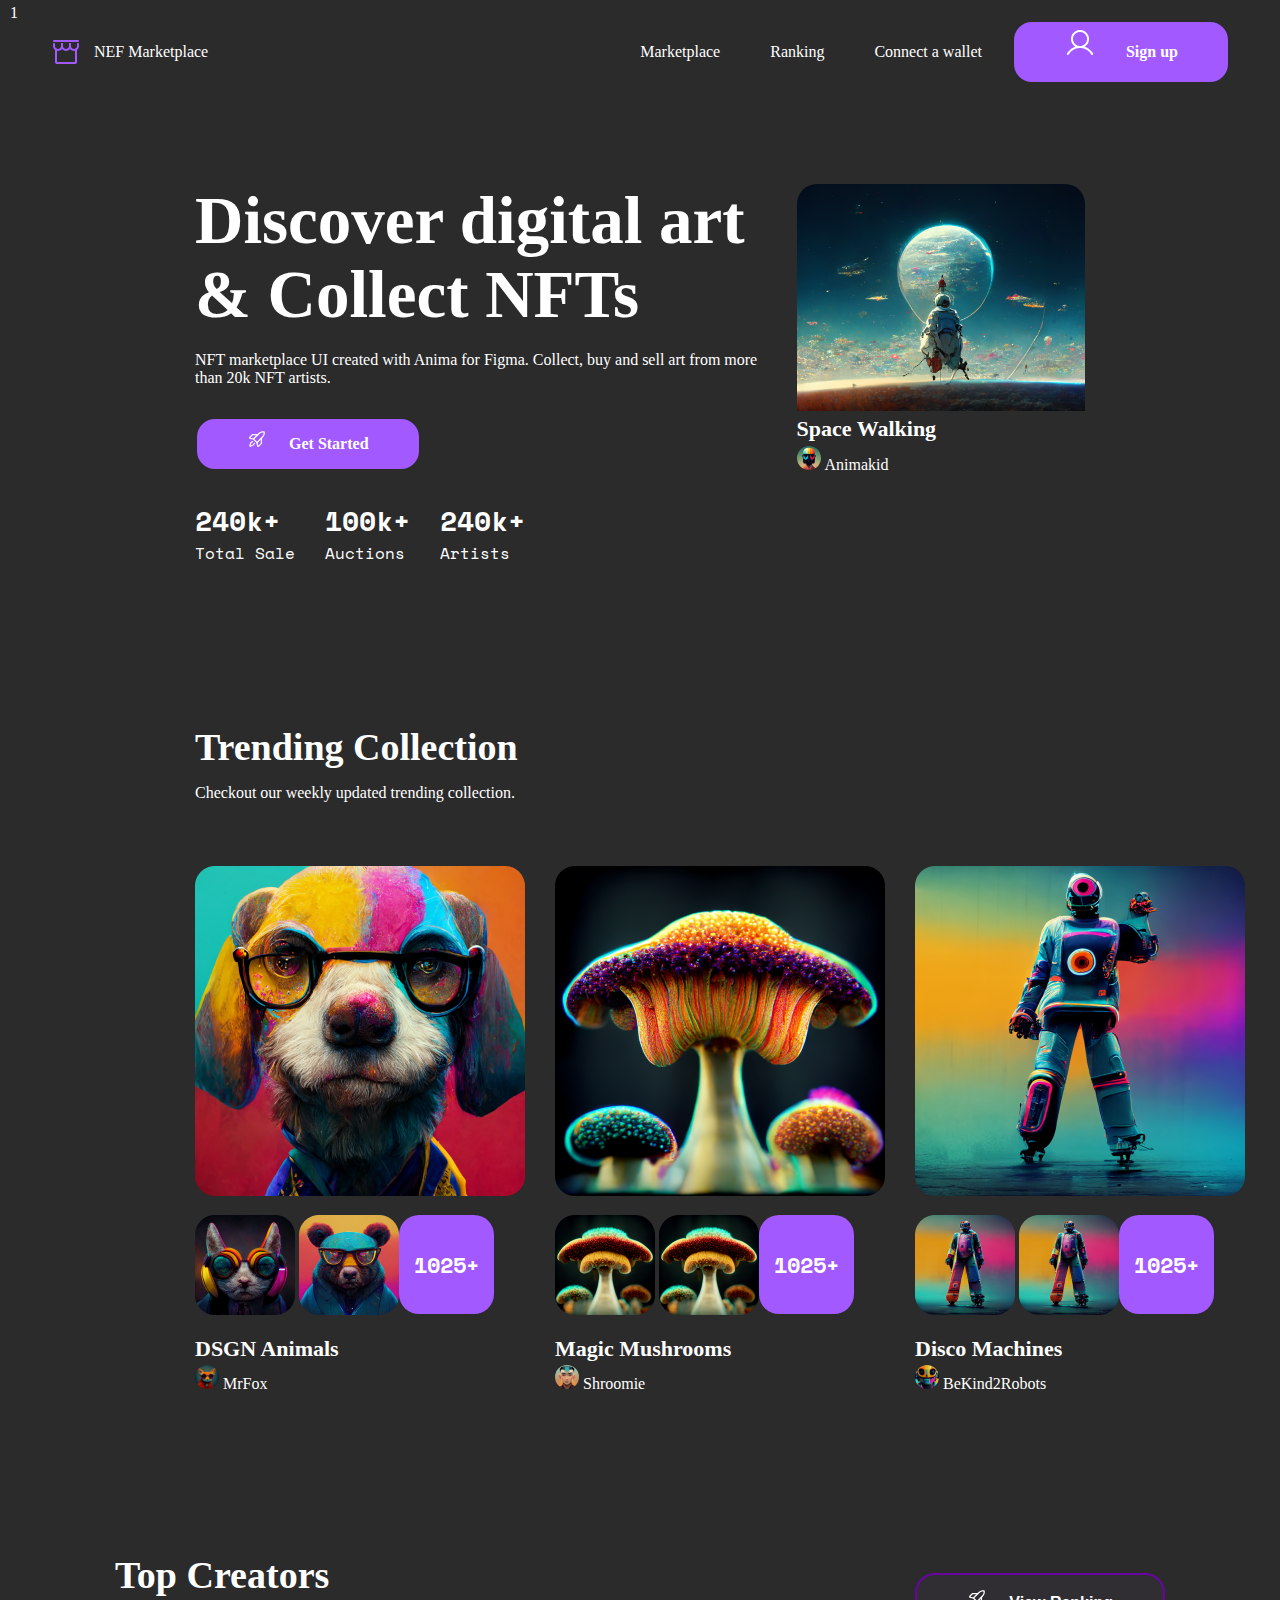
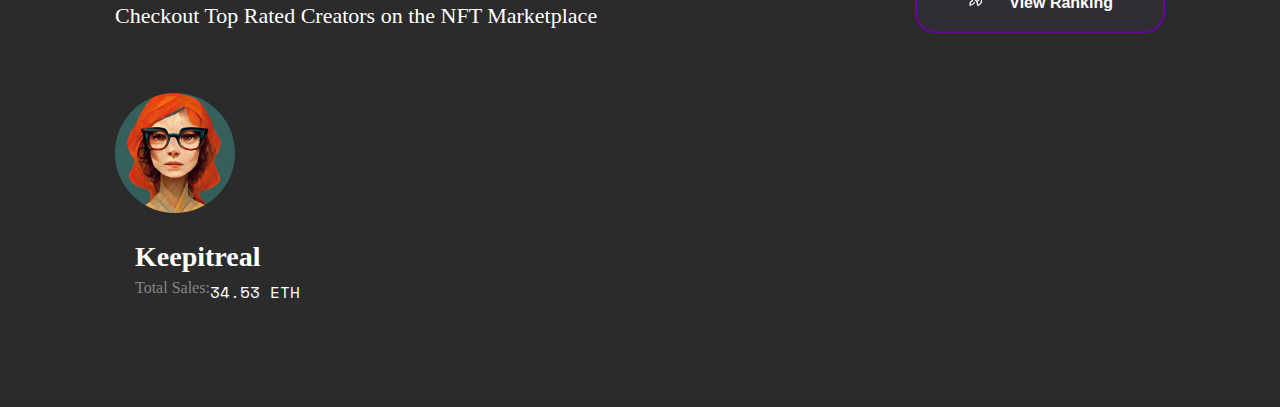
<file: pages/index.html>
<!DOCTYPE html>
<html lang="en">
<head>
    <meta charset="UTF-8">
    <meta name="viewport" content="width=device-width, initial-scale=1.0">
    <title>Document</title>
    <link rel="stylesheet" href="./../Assets/CSS/component.css">
    <link rel="stylesheet" href="./../Assets/CSS/lib/style.css">
</head>
<body>
    <div class="container-wrapper">
       <header>
        <div class="logo-wrapper">
            <img src="./../Assets/image/logo/Storefront.svg">
            <span>NEF Marketplace</span>
        </div>
        <div class="nav-wrapper">
            <nav>
                <a href="#">Marketplace</a>
                <a href="#">Ranking</a>
                <a href="#">Connect a wallet</a>
            </nav>
                <div class="nav-button">
                    <a href="#" class="button button-primary button-icon button-user">Sign up</a>
                </div>
        </div>
       </header>
      <section class="hero-banner">
        <div class="hero-banner-detail">
            <div class="hero-banner-heading">
                <h1>Discover digital art & Collect NFTs</h1>
                <p>
                    NFT marketplace UI created with Anima for Figma. Collect, buy and sell art from more than 20k NFT artists.
                </p>
            </div>
            <div class="button-wrapper">
                <a href="#" class="button button-primary button-md button-rocket">Get Started</a>
            </div>
            <div class="progress">
                <div class="progress-sigle">
                    <h4>240k+</h4>
                    <span>Total Sale</span>
                </div>
                <div class="progress-sigle">
                    <h4>100k+</h4>
                    <span>Auctions</span>
                </div>
                <div class="progress-sigle">
                    <h4>240k+</h4>
                    <span>Artists</span>
                </div>
            </div>
        </div>
            <div class="hero-banner-card">
                <img src="./../Assets/image/upload/Image Placeholder.png">
                <div class="card-details">
                    <h5>Space Walking</h5>
                    <div class="avatar-detail">
                        <img src="./../Assets/image/upload/Asset 12 2.png">
                        <span>Animakid</span>
                    </div>
                </div>
            </div>
      </section>

      <section class="trending-collection-wrapper">
        <div class="trending-collection-heading">
            <h3>Trending Collection</h3>
            <p>Checkout our weekly updated trending collection.</p>
        </div>
        <div class="trending-collection-card-wrapper">
            <div class="trending-collection-card-wrapper-detail">
                <div class="trending-collection-card">
                    <img src="./../Assets/image/upload/Primary Photo Placeholder.png">
                </div>
                <div class="trending-collection-card-image">
                    <img src="./../Assets/image/upload/Secondary Photo Placeholder (2).png">
                    <img src="./../Assets/image/upload/Secondary Photo Placeholder.png">
                    <span class="trending-collection-more-images">1025+</span>
                </div>
                <div class="trending-collection-card-avatar">
                    <h1>DSGN Animals</h1>
                    <div class="trending-collection-card-avatar-detail">
                        <img src="./../Assets/image/logo/Asset 12 2 (1).svg">
                        <span>MrFox</span>
                    </div>
                </div>
            </div>
            <div class="trending-collection-card-wrapper-detail">
                <div class="trending-collection-card">
                    <img src="./../Assets/image/upload/Primary Photo Placeholder (1).png">
                </div>
                <div class="trending-collection-card-image">
                    <img src="./../Assets/image/upload/Secondary Photo Placeholder (3).png">
                    <img src="./../Assets/image/upload/Secondary Photo Placeholder (4).png">
                    <span class="trending-collection-more-images">1025+</span>
                    
                </div>
                <div class="trending-collection-card-avatar">
                    <h1>Magic Mushrooms</h1>
                    <div class="trending-collection-card-avatar-detail">
                        <img src="./../Assets/image/logo/Asset 12 2.svg">
                        <span>Shroomie</span>
                    </div>
                </div>
            </div>
            <div class="trending-collection-card-wrapper-detail">
                <div class="trending-collection-card">
                    <img src="./../Assets/image/upload/Primary Photo Placeholder (2).png">
                </div>
                <div class="trending-collection-card-image">
                    <img src="./../Assets/image/upload/Secondary Photo Placeholder (5).png">
                    <img src="./../Assets/image/upload/Secondary Photo Placeholder (6).png">
                    <span class="trending-collection-more-images">1025+</span>
                </div>
                <div class="trending-collection-card-avatar">
                    <h1>Disco Machines</h1>
                    <div class="trending-collection-card-avatar-detail">
                        <img src="./../Assets/image/logo/Avatar.svg">
                        <span>BeKind2Robots</span>
                    </div>
                </div>
        </div>
      </section>

<div class="Top-Rated-Artists">
    <div class="Section-Headline-Detail">
        <div class="Section-Headline">
            <h1>Top Creators</h1>
            <p>Checkout Top Rated Creators on the NFT Marketplace</p>
        </div>
            <button class="button button-primary button-icon button-outline button-rocket">View Ranking</button>
    </div>
    <div class="Artist-Cards-Grid">
        <div class="Artist-Cards-Row">
            <div class="Artist-Cards">
                <div class="Artist-Avatar">
                    <img src="./../Assets/image/Avatar/Avatar (1).png">
                </div>
                    <div class="Artist-information">
                        <h4>Keepitreal</h4>
                        <div class="Additional-information">
                            <h4>Total Sales: </h4> 
                            <span> 34.53 ETH</span>
                        </div>
                    </div>
                    <div class="Ranking">
                        1
                    </div>
            </div>
        </div>
    </div>
</div>



      <!-- <div class="Section-header">
        <div class="Section-header-details">
            <h3>Top Creators</h3>
            <p>Checkout Top Rated Creators on the NFT Marketplace</p>
            <button class="button buttton-primary button-icon button-rocket button-outline">
                View Ranking
            </button>
        </div>
        <div class="Artist-Card-Collection">
            <div class="Artist-card-row">
                <div class="Artist-card">
                    <img src="./../Assets/image/Avatar/Avatar (1).png">
                    <h1>Keepitreal</h1>
                    <span>Total Sales: 34.53 ETH</span>
                </div>
            </div>
        </div>
      </div> -->
</body>
</html>
</file>
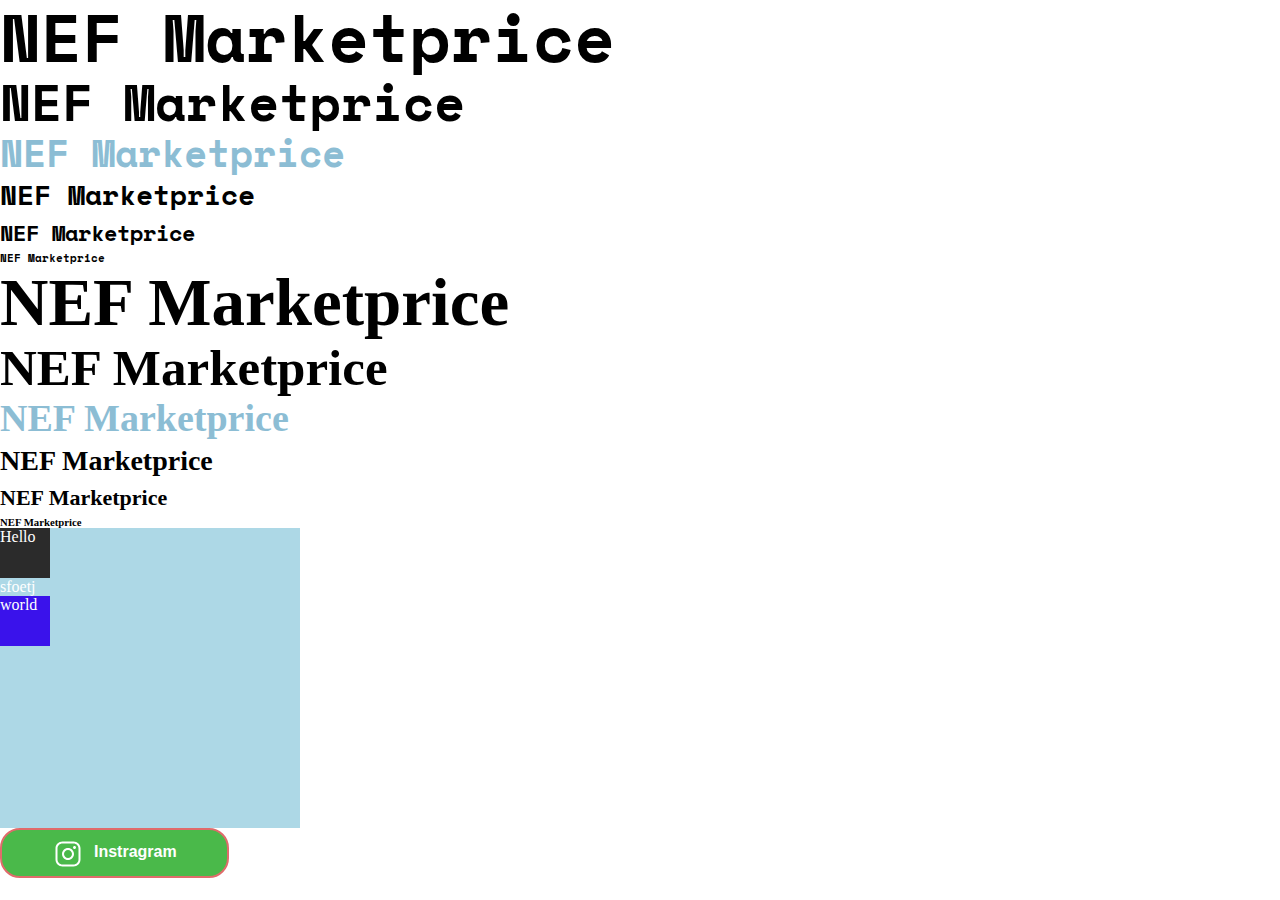
<file: pages/reference.html>
<!DOCTYPE html>
<html lang="en">
<head>
    <meta charset="UTF-8">
    <meta name="viewport" content="width=device-width, initial-scale=1.0">
    <title>Document</title>
    <link rel="stylesheet" href="./../Assets/CSS/component.css">
</head>
<body>
    
    <h1 class="primary-font">NEF Marketprice</h1>
    <h2 class="primary-font">NEF Marketprice</h2>
    <h3 class="primary-font">NEF Marketprice</h3>
    <h4 class="primary-font">NEF Marketprice</h4>
    <h5 class="primary-font">NEF Marketprice</h5>
    <h6 class="primary-font">NEF Marketprice</h6>
    <h1>NEF Marketprice</h1>
    <h2>NEF Marketprice</h2>
    <h3>NEF Marketprice</h3>
    <h4>NEF Marketprice</h4>
    <h5>NEF Marketprice</h5>
    <h6>NEF Marketprice</h6>
    <div class="box">sfoetj</div>

    <button class="button button-primary button-success button-md button-rocket button-user button-instragram">Instragram</button>
</body>
</html>
</file>
<file: Assets/CSS/component.css>
@import url('https://fonts.googleapis.com/css2?family=Bai+Jamjuree:wght@400;500;600;700&family=Space+Mono&family=Work+Sans:wght@800&display=swap');

:root {
    --primary-color: #A259FF;
    --secondary-color: #2B2B2B;
}
*,html,body{
    padding: 0;
    margin: 0;
    font-family: "Work Sans"sans-serif;
}
h1,h2,h3,h4,h5,h6,p,span,table,td,tr,ol,ul,li {
    padding: 0;
    margin: 0;
}
.primary-font {
    font-family: "Space Mono", monospace;
}
h1,h2,h3,h4,h5 {
    /* font-style: normal; */
    font-weight: 700;
}
h1 {
    font-size: 67px;
    line-height: 110%;
}
h2 {
    font-size: 51px;
    line-height: 110%;
}
h3 {
    font-size: 38px;
    line-height: 120%;
    color: #8cbdd4;
}
h4 {
    font-size: 28px;
    line-height: 140%;
}
h5 {
    font-size: 22px;
    line-height: 160%;
}
p,span,label {
    font-size: 16px;
    font-weight: 400;
}
.button {
    display: inline-flex;
    height: 60px;
    padding: 0px 50px;
    justify-content: center;
    align-items: center;
    gap: 12px;
    flex-shrink: 0;
    border-radius: 20px;
    /* border: 2px solid #000; */
    font-size: 16px;
    font-style: normal;
    font-weight: 600;
    line-height: 140%;
}
.button-primary {
    color: white;
    background: var(--primary-color);
    border: 2px solid var(--secondary-color);
}
.button-danger {
    color: #fff;
    background: #e0b6b6;
    border: 2px solid #e06b6b;
}
.button-success {
    color: #fff;
    background: #4ab94a;
    border: 2px solid #e06b6b;
}
.button-outline {
    color: #fff;
    background: #3a313d6b;
    border: 2px solid #6805a1;
}
.button-danger {
    color: #fff;
    background: #e70fdc;
    border: 2px solid #8cbdd4;
}
.button-lg {
    height: 72px;
    font-size: 22px;
}
.button-sm {
    height: 46px;
}
.button-md {
    height: 50px;
}
.button-icon::before {
    content: '';
    display: flex;
    width: 50px;
    height: 50px;
    justify-content:center ;
    align-items: center;
    background-repeat: no-repeat;
}
.button-rocket::before {
    content: '';
    display: flex;
    width: 30px;
    height: 30px;
    background-repeat: no-repeat;
    background-image: url(./../image/icon/RocketLaunch.png);
}
.box {
    color: white;
    width: 300px;
    height: 300px;
    background: lightblue;
}
.box::before {
    content: 'Hello';
    display: block;
    width: 50px;
    height: 50px;
    background-repeat: no-repeat;
    background: #2B2B2B;
} 
.box::after {
    
    content: 'world';
    display: block;
    width: 50px;
    height: 50px;
    background: #3a12eb;
}
.button-rocket::before {
    background-image: url(./../image/icon/RocketLaunch.svg);
}
.button-envelope::before {
    background-image: url(./../image/icon/EnvelopeSimple.svg);
}
.button-user::before {
    background-image: url(./../image/icon/User.png);
}
.buttton-eye::before{
    background-image: url(./../image/icon/Button.svg);
}
.button-instragram::before {
    background-image: url(./../image/icon/InstagramLogo.svg);
}
section {
    padding: 20px;
}
</file>
<file: Assets/CSS/lib/style.css>
.container-wrapper {
    background: #2B2B2B;
    color: white;
}
a {
    text-decoration: none;
    color: white;
}
header {
    padding: 20px 50px;
    display: flex;
    justify-content: space-between;
}
.logo-wrapper {
    display: flex;
    gap: 12px;
    align-items: center;
}
.logo-wrapper span {
    display: flex;
    gap: 12px;
    align-items: center;
}
.nav-wrapper {
    display: flex;
    gap: 10px;
    align-items: center;
}
nav {
    display: flex;
    gap: 10px;
}
nav a {
    display: flex;
    padding: 20px;
    align-items: center;
}
/* front page */
.hero-banner {
    display: flex;
    gap: 30px;
    padding: 80px 195px;
}
.hero-banner .hero-banner-detail {
    display: flex;
    gap: 30px;
    flex-direction: column;
}
.hero-banner .hero-banner-detail .hero-banner-heading h1 {
    margin-bottom: 20px;
}
.progress {
    display: flex;
    align-items: flex-start;
    gap: 30px;
    font-family: Space Mono;
}
.progress .progress-single {
    display: flex;
    gap: 30px;
}
.hero-banner-card {
    border-radius: 20px;
    display: flex;
    flex-direction: column;
    overflow: hidden;
}
.hero-banner-card .card-detail {
    display: flex;
    flex-direction: column;
    padding: 20px;
    gap: 10px;
    background: #3b3b3b;
}
.hero-banner-card .hero-banner-avatar-detail {
    display: flex;
    gap: 12px;
    align-items: center;
}

/* Trending collection */

.trending-collection-wrapper{
    display: flex;
    gap: 60px;
    padding: 80px 195px;
    flex-direction: column;
}
.trending-collection-heading {
    display: flex;
    width: 1046px;
    flex-direction: column;
    align-items: flex-start;
    gap: 10px;
}
.trending-collection-heading h3{
    color: white;
    font-family: "Work Sans" sans-serif;
    font-weight: 600;
    line-height: 120%;
}
.trending-collection-heading p {
    font-weight: 400;
    line-height: 160%;
}
.trending-collection-card-wrapper {
    display: flex;
    width: 1050px;
    align-items: flex-start;
    gap: 30px;
}
.trending-collection-card-wrapper-detail {
    display: flex;
    width: 330px;
    flex-direction: column;
    align-items: flex-start;
    gap: 15px;
}
.trending-collection-more-images {
    /* display: inline-flex;
    justify-content: center; */
    position: absolute;
    padding: 32px 15px;
    font-family: Space Mono;
    color: white;
    font-size: 22px;
    line-height: 160%;
    font-weight: 700;
    border-radius: 20px;
    background: #A259FF;
}
.trending-collection-card-avatar h1 {
    font-weight: 600;
    line-height: 140%;
    font-family: "work sans" sans-serif;
    font-size: 22px;
}
/* Top-Rated-Artis */

.Top-Rated-Artists {
    display: flex;
    padding: 80px 195px;
    flex-direction: column;
    align-items: center;
    gap: 60px;
}
.Section-Headline-Detail {
    display: flex;
    width: 1050px;
    align-items: flex-end;
    gap: 100px;
}
.Section-Headline {
    width: 703px;
    align-items: flex-start;
    gap: 10px;
}
.Section-Headline h1 {
    font-size: 38px;
    font-family: "Work Sans" sans-serif;
    font-weight: 600;
    line-height: 120%;
    font-style: normal;
}
.Section-Headline p {
    font-family: "Work Sans" sans-serif;
    font-size: 22px;
    font-style: normal;
    font-weight: 400;
    line-height: 160%;
}
.Artist-Cards-Grid {
    display: flex;
    flex-direction: column;
    align-items: flex-start;
    font-family: "Work Sans" sans-serif;
    gap: 30px;
}
.Artist-Cards-Row {
    display: flex;
    width: 1050px;

}
.Artist-Cards-Row .Artist-Card {
    padding: 20px;
}
.Artist-Cards-Row .Artist-information {
    padding: 20px;
    align-items: center;
    font-size: 22px;
    font-weight: 600;
    line-height: 140%;
}
.Artist-Cards-Row .Additional-information {
    display: flex;
    /* align-items: flex-start; */
}
.Artist-Cards-Row .Additional-information h4 {
    font-size: 16px;
    font-style: normal;
    font-weight: 400;
    line-height: 140%;
    color: #858584;
}
.Artist-Cards .Additional-information span {
    font-family: Space Mono;
    font-size: 16px;
    gap: 2px;
   text-align: right;
}
.Artist-Cards-Row .Artist-Cards .Ranking {
    left: 10px;
    top: 4px;
    position: absolute;
    text-align: center;
    display: flex;
    width: 30px;
    border-radius: 20px;
    background: #2B2B2B;
    align-items: flex-start;
}
</file>
